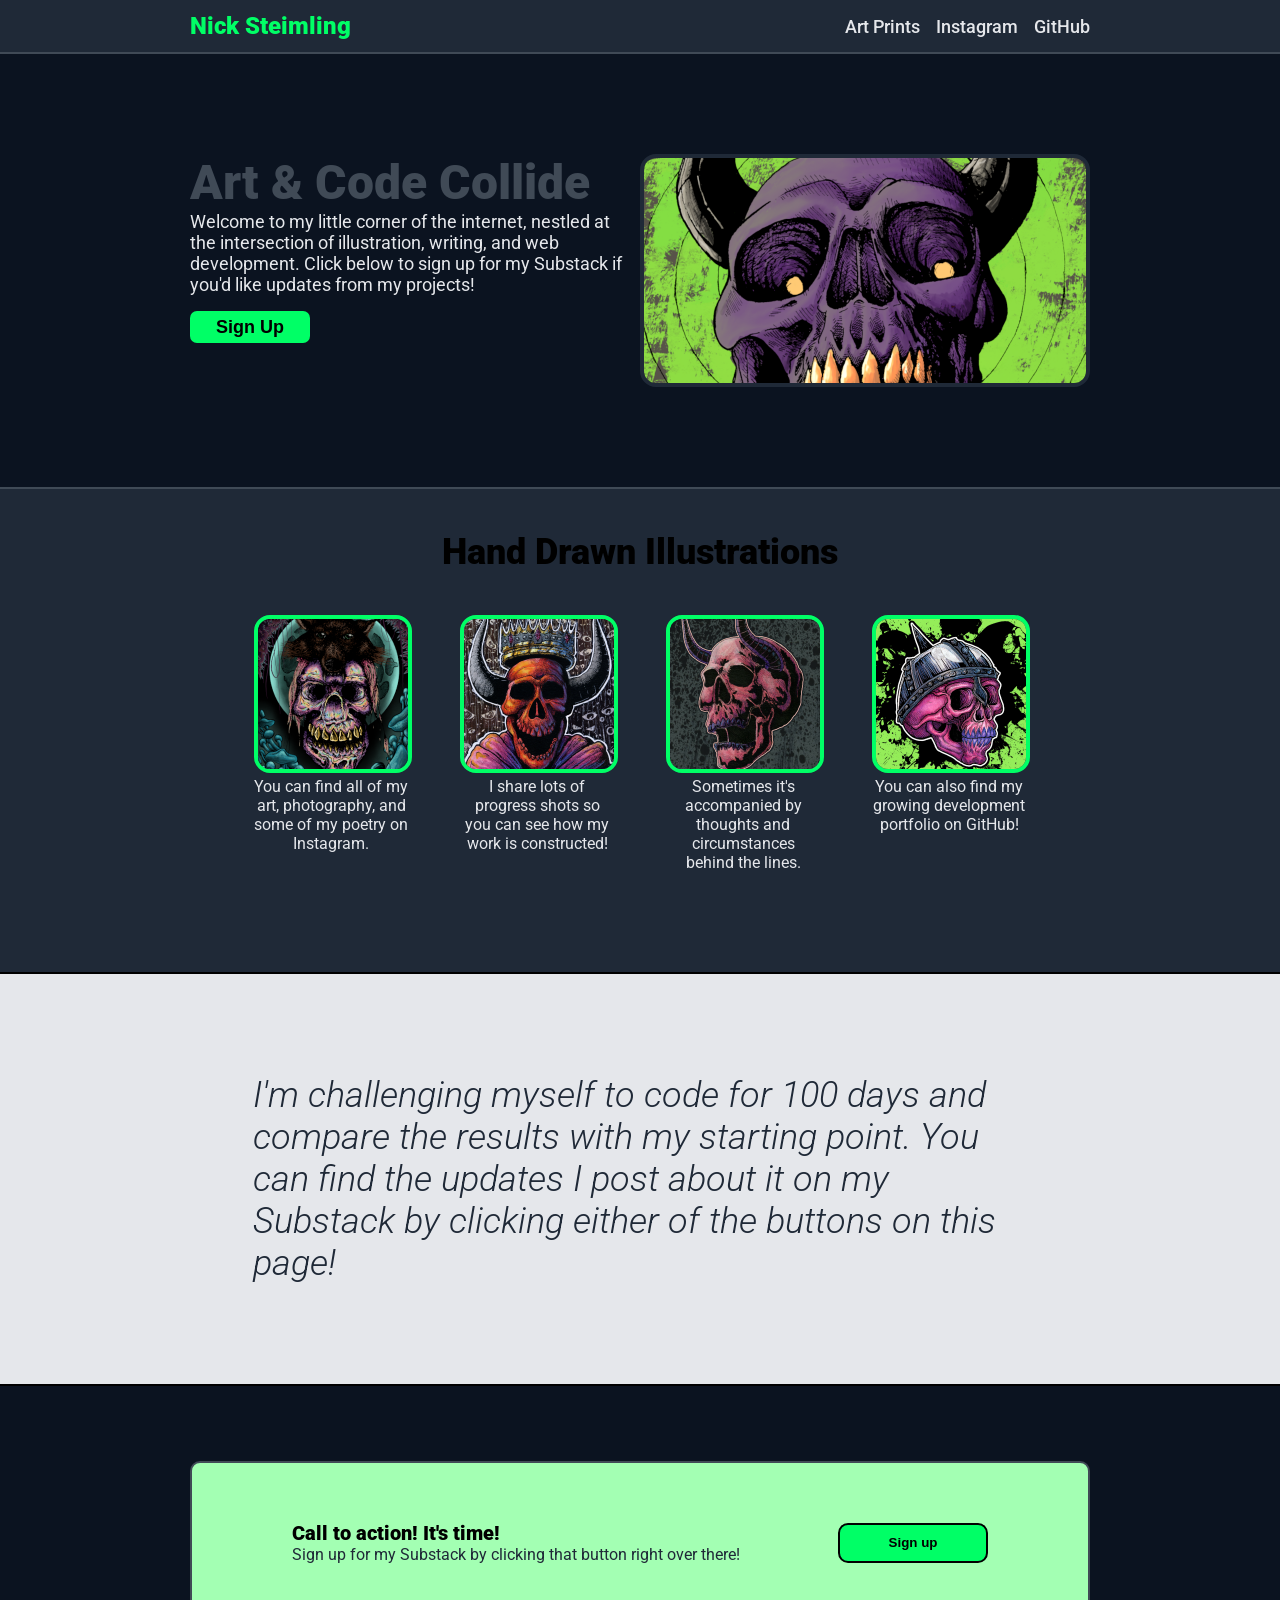
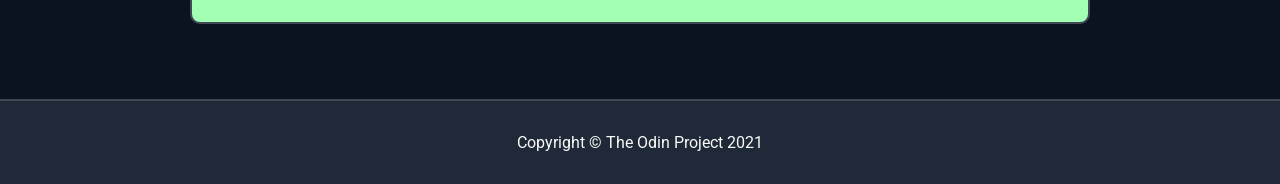
<file: index.html>
<!DOCTYPE html>
<html lang="en">
<head>
    <meta charset="UTF-8">
    <title>art & algorithms</title>
    <meta name="viewport" content="width=device-width, initial-scale=1.0">
    <link rel="stylesheet" href="style.css" media="all">
</head>
<body>
  <div class="hero">
      <div class="header-wrapper">
        <div class="header">
           Nick Steimling 
            <ul class="header-links">
                <li><a href="https://www.inprnt.com/gallery/nicksteimling/">Art Prints</a></li>
                <li><a href="https://www.instagram.com/nick_steimling/">Instagram</a></li>
                <li><a href="https://github.com/anotherNick">GitHub</a></li>
            </ul>
        </div>
      </div>

    <div class="intro-container">
        <div class="intro-text">
            <h2>Art & Code Collide</h2>
            Welcome to my little corner of the internet, nestled at the intersection of illustration, writing, and web development. Click below to sign up for my Substack if you'd like updates from my projects!
            <button>Sign Up</button>
        </div>
        <img src="brad.png" alt="Image of a purple skull with bright green background">
    </div>
  </div>

    <div class="cards-container">
        <h2>Hand Drawn Illustrations</h2>
        <div class="cards">
            <div class="card">
                <img src="spyang.png" alt="Image of a skull with wolf headdress">
               You can find all of my art, photography, and some of my poetry on Instagram.
            </div>
            <div class="card">
                <img src="lord.png" alt="Image of a red skull with large horns">
                I share lots of progress shots so you can see how my work is constructed!
            </div>
            <div class="card">
                <img src="gilded.png" alt="Image of a pink skull with seafoam green background">
                Sometimes it's accompanied by thoughts and circumstances behind the lines. 
            </div>
            <div class="card">
                <img src="spike.png" alt="Image of a magenta skull wearing pickelhaub">
                You can also find my growing development portfolio on GitHub!
            </div>
        </div>
    </div>

    <div class="quote-container">
        <p class="quote-text">I'm challenging myself to code for 100 days and compare the results with my starting point. You can find the updates I post about it on my Substack by clicking either of the buttons on this page!</p>
    </div>

    <div class="call-to-action-container">
            <p>
                <strong>Call to action! It's time!</strong>
                Sign up for my Substack by clicking that button right over there!
            </p>
            <button>Sign up</button>
    </div>

    <div class="footer">
        Copyright © The Odin Project 2021
    </div>
    <script>
        const btns = document.querySelectorAll('button');

        btns.forEach(btn =>{

            btn.addEventListener('click', () => {
            window.location.assign("https://substack.com/@nick231784");          
            });

        })
    </script>        
</body>
</html>
</file>
<file: style.css>
@import url('https://fonts.googleapis.com/css2?family=Roboto:wght@300;700;900&display=swap');

body {
    height: 100vh;
    margin: 0;
    font-family: Roboto, sans-serif;
    background-color: #0B1320;

    display: flex;
    flex-flow: column;
    justify-content: space-between;
    align-items: center;
}

a{
    text-decoration: none;
    color: #E5E7EB;
}

a:hover{
    color:#00FF66;
}

button{
    cursor: pointer;
}

ul{
    list-style-type: none;
    margin: 0px;
}

.hero{
    background-color: #0B1320;
    border-bottom: 2px solid #404A56;

    display: flex;
    flex-flow: column;
    align-items: center;

    width: 100%;
}

.header-wrapper{
    width: 100%;
    background-color: #1F2937;
    margin-bottom: 100px;
    border-bottom: 2px solid #404A56;

    display:flex;
    justify-content: center;
}

.header{
    display: flex;
    justify-content: space-between;

    font-size: 24px;
    color: #00FF66;
    font-weight: 900;

    padding: 12px 0;
    width: 900px;
}

.header-links{
    display: flex;
    justify-content: space-evenly;
    align-items: center;
    gap: 16px;

    font-size: 18px;
    font-weight: 500;
    color: #E5E7EB;
}

.intro-container{
   display: flex;
   justify-content: center;
   gap: 16px;

    width: 900px;
    margin-bottom: 100px;
}

.intro-text{
    flex: 1 0 420px;

    font-size: 18px;
color: #E5E7EB;
}

.intro-container img{
    flex: 1 0 420px;
    width: 442px;
    border: 4px solid #1F2937;
    border-radius: 16px;
}

.intro-text h2{
    margin: 0px;
    font-size: 48px;
    font-weight: 900;
    color: #404A56;
}

.intro-text button{
    display: block;
    background-color: #00FF66;
    color: #000;
    margin-top: 16px;
    width: 120px;
    height: 32px;
    font-size: 18px;
    font-weight: 700;
    border-radius: 7px;
    border: 0px;
}

.cards-container{
    background-color: #1F2937;
    border-bottom: 2px solid black;
    display: flex;
    flex-flow: column;
    align-items: center;

    width: 100%;
}

.cards-container h2{
    font-size: 36px;
    font-weight: 900;
    text-align: center;
    color: #000;
    width: 900px;

    margin: 42px 0;
}

.cards{
    width: 900px;;
    margin-bottom: 100px;
    color: #E5E7EB;

    display: flex;
    justify-content: center;
    gap: 52px;
}

.card{
    width: 154px;

    text-align: center;
}

.card img{
    width: 150px;
    height: 150px;;
    border: solid 4px  #00FF66;
    border-radius: 16px;
}

.quote-container{
    background-color: #E5E7EB;
    width: 100%;
    padding: 100px 0;
    border-bottom: 2px solid black;

    display: flex;
    flex-flow: column;
    align-items: center;
}

.quote-container p{
    width: 775px;
    margin: 0px;
}

.quote-text{
    font-size:36px;
    font-weight: 300;
    font-style: italic;
    color: #1F2937;
}

.quote-author{
    font-size: 25px;
    font-weight: 900;
    text-align: right;
}

.call-to-action-container{
    box-sizing: border-box;
    width: 900px;
    background-color: #A3FFB3;
    border: 2px solid #404A56;
    border-radius: 10px;
    margin: 75px 0;
    padding: 42px 100px;

    display: flex;
    justify-content: space-between;
    align-items: center;
}

.call-to-action-container p{
    color: #1F2937;
}

.call-to-action-container p strong{
    display:block;

    font-size: 20px;
    font-weight: 900;
    color: black;
}

.call-to-action-container button{
    background-color:#00FF66;
    border: 2px solid black;
    border-radius: 10px;
    color: black;
    font-weight: 900;
    width: 150px;
    height: 40px;
}

.footer{
    background-color: #1F2937;
    width: 100%;
    font-size: 16px;
    color: #F9FAF8;
    padding: 32px 0;
    text-align: center;
    border-top: 2px solid #404A56;

}
</file>
